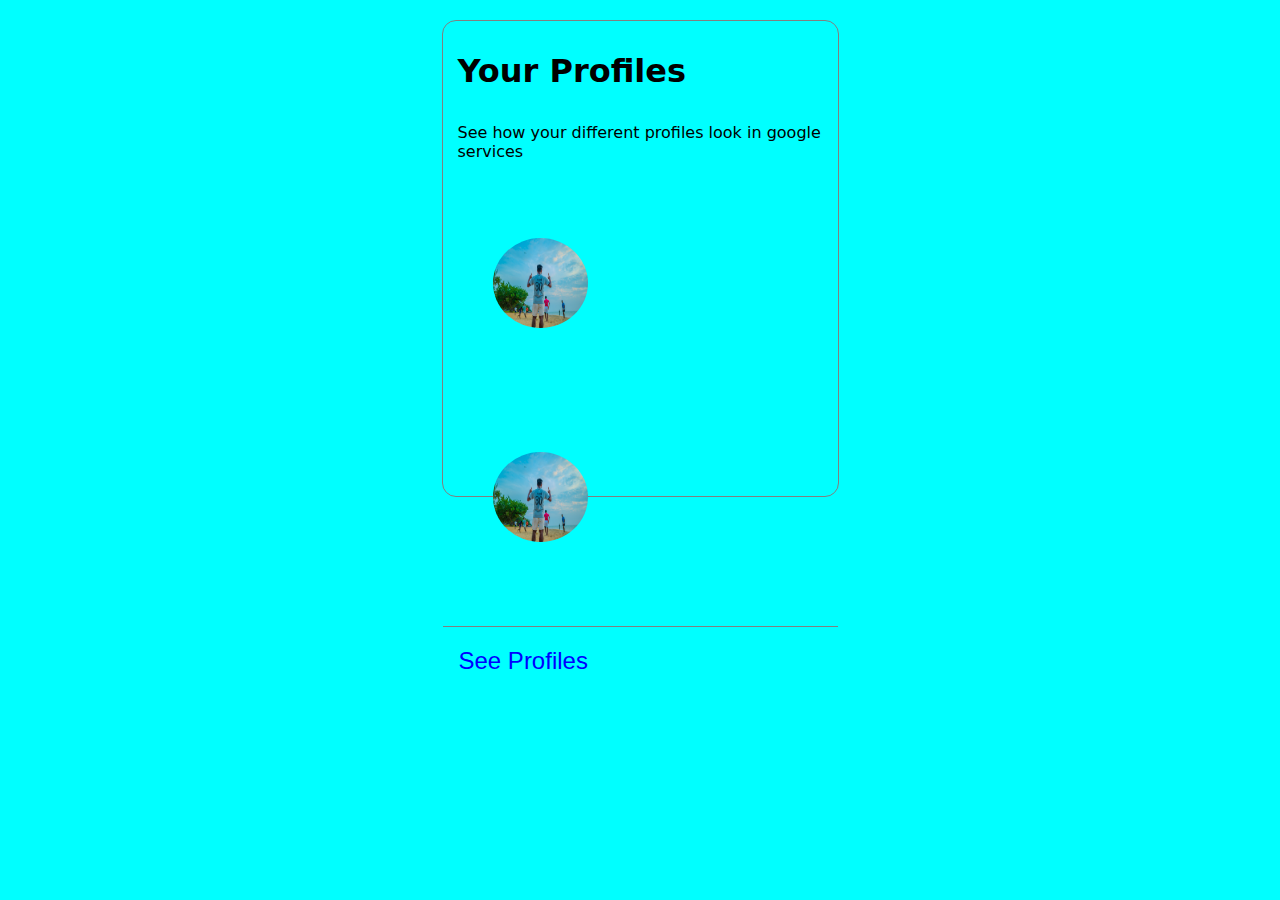
<file: day 1 bootcamp/day 1 bootcamp profile blog assignment/index.html>
<!DOCTYPE html>
<html lang="en">
<head>
    <meta charset="UTF-8">
    <meta name="viewport" content="width=device-width, initial-scale=1.0">
    <title>Document</title>
    <link rel="stylesheet" href="style.css">
</head>
<body class="body">


    <div class="card">
        <h1 class="h1"> Your Profiles</h1>
        <p  class="h1">See how your different profiles look in google services</p>
        <img src="./india.avif" class="profile" alt="">
        <img src="./india.avif" class="profile" alt="">
        <div class="card-padding">
            
        </div>
        <div class="footer">
            <button class="btn">See Profiles</button>
        </div>
    </div>


















    </body>
    </html>
</file>
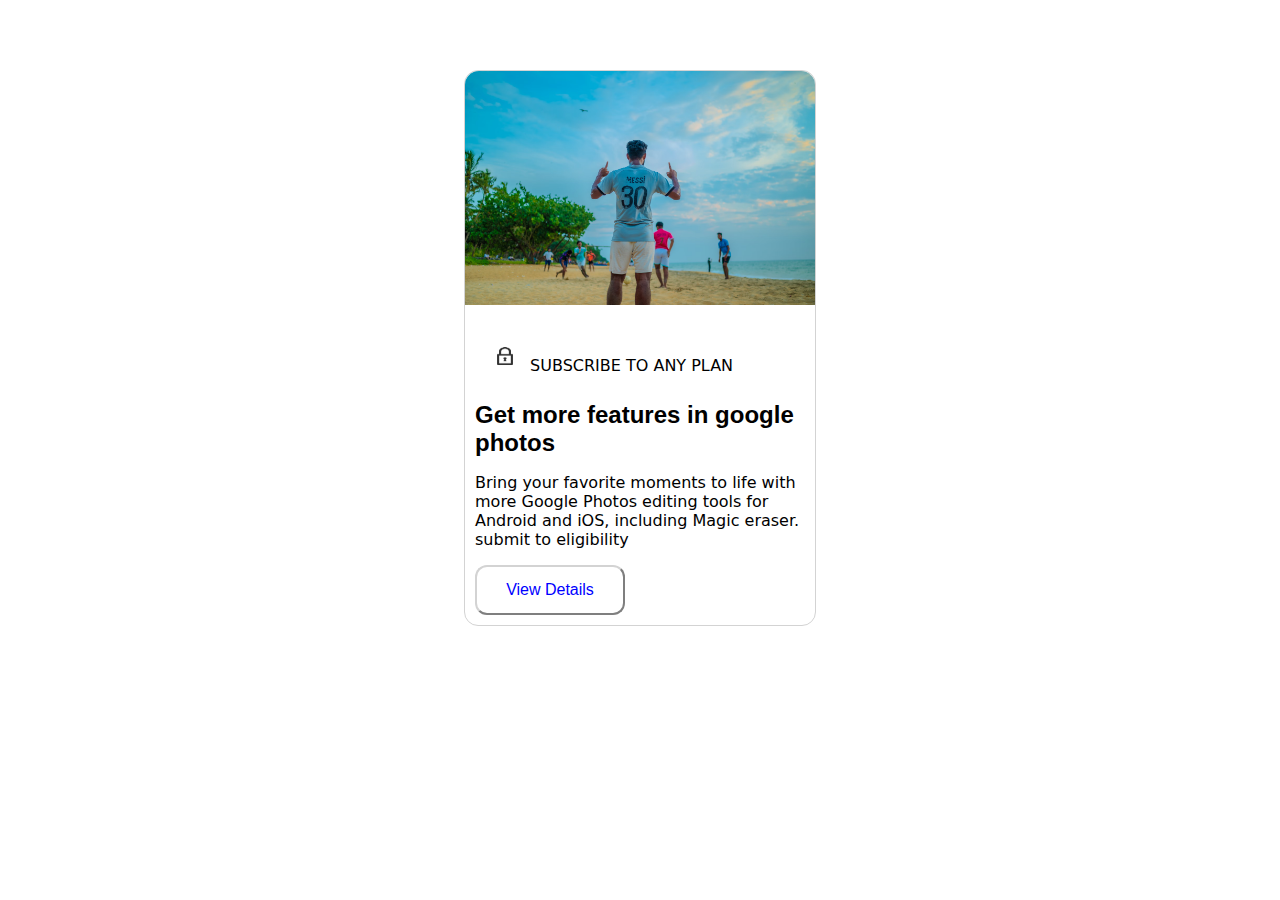
<file: day 1 bootcamp/day 1 for bootcamp 3 img of a card/index.html>
<html> <head>
 <title>Music Hub</title>
 <link rel="stylesheet" href="style.css">
<link href="https://fonts.googleapis.com/css2?family=Festive&display=swap" rel="stylesheet">
<link rel="stylesheet" href="https://cdnjs.cloudflare.com/ajax/libs/font-awesome/4.7.0/css/font-awesome.min.css">
 </head>
<BODY>

  <div class="card">
    <img src="./india.avif" class="card-img" alt="">
    <div class="card-padding">
       <p class="p"> <img src="lock.jpg" class="img"> SUBSCRIBE TO ANY PLAN</p>
<h1 class="h1"> Get more features in google photos </h1>

        <p>Bring your favorite moments to life with more Google Photos editing tools for Android and iOS, including Magic eraser.
            submit to eligibility
        </p>

        <button class="login-btn">View Details </button>

    </div>

</div>






</body>
</hmtl>
</file>
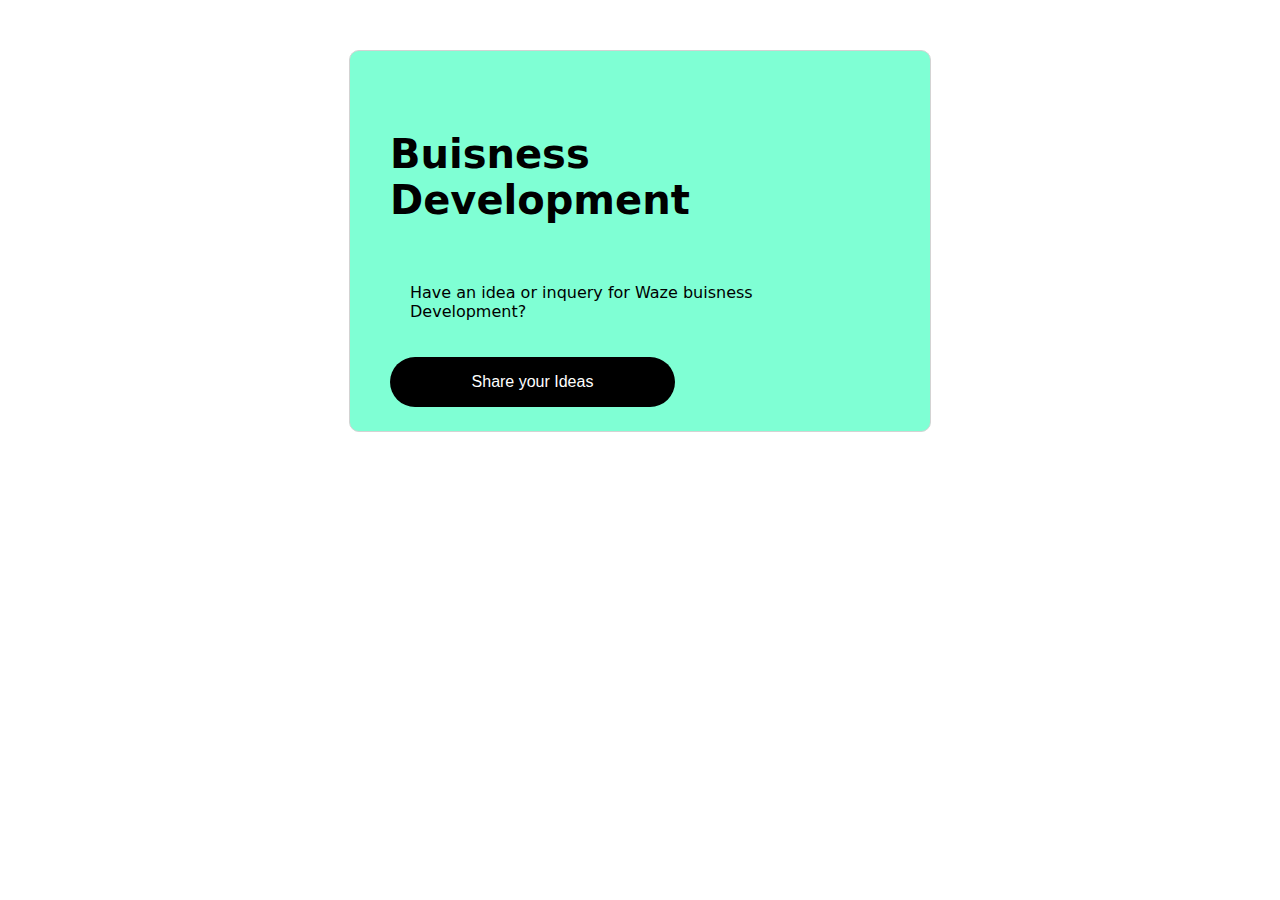
<file: day 1 bootcamp/day 1 of bootcamp assignment box image 1 image/index.html>
<!DOCTYPE html>
<html lang="en">
<head>
    <meta charset="UTF-8">
    <meta name="viewport" content="width=device-width, initial-scale=1.0">
    <title>Day 1 of Bootcamp live Assignmnet </title>
    <link rel="stylesheet" href="style.css">
</head>

<body>
     <div class="box">
       
        <h3 class="bb">Buisness Development</h3>
        <p class="bt">  Have an idea or inquery for Waze buisness Development?</p>
        <button class="login-btn">Share your Ideas</button>

    </div> 

    </body>
</file>
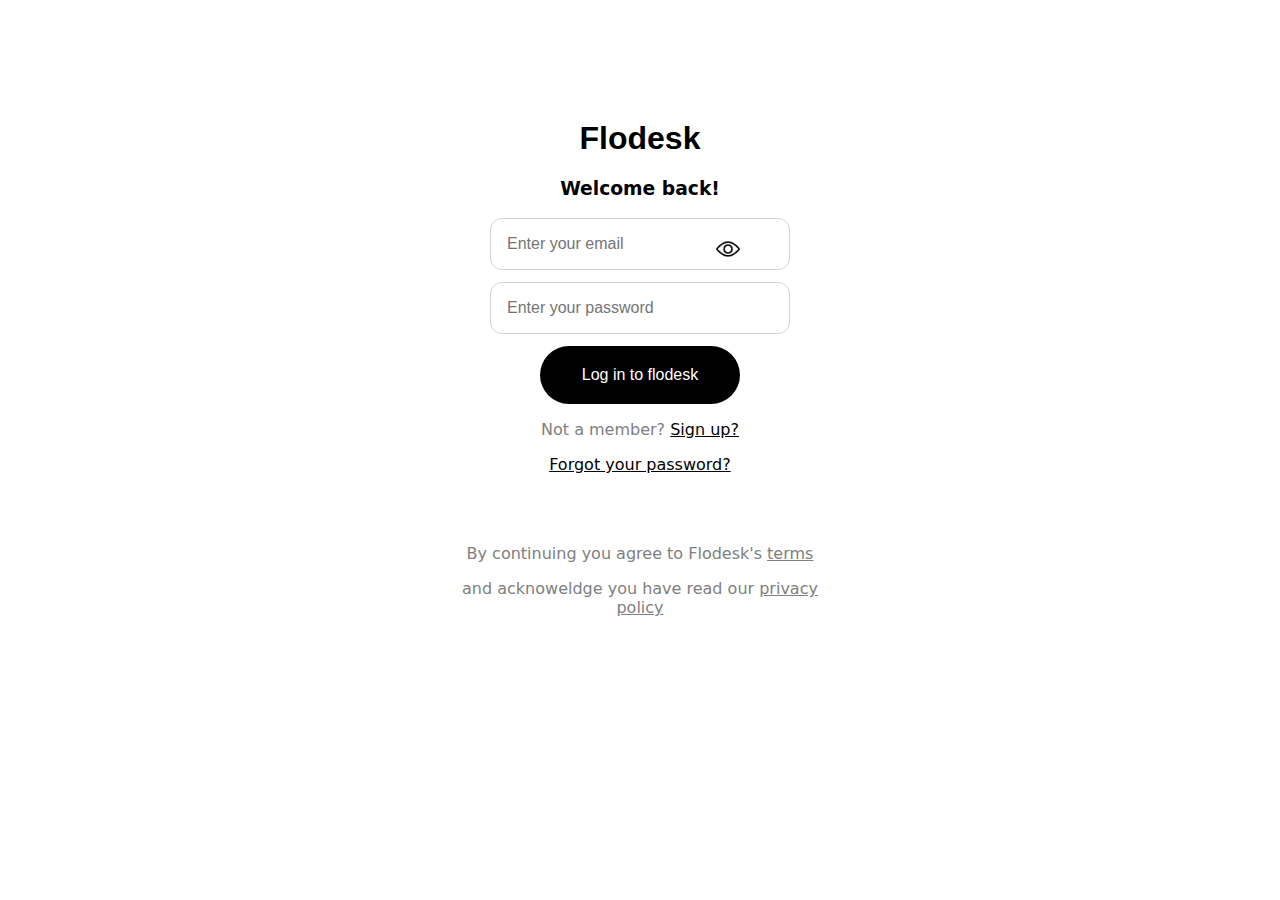
<file: day 1 bootcamp/day 1 bootcamp login assignment/inex.html>
<!DOCTYPE html>
<html lang="en">
<head>
    <meta charset="UTF-8">
    <meta name="viewport" content="width=device-width, initial-scale=1.0">            
    <title>Document</title>
    <link rel="stylesheet" href="style.css">
</head>
<body>

  <div class="login">
    <h1 class="flodesk"> Flodesk</h1>
        <h3>Welcome back!</h3>
        
        <input type="text" class="input" placeholder="Enter your email">
        <input type="text" class="input" placeholder="Enter your password" id="password">
        <button class="login-btn">Log in to flodesk</button>
        <img src="view_709612.png"  class="pass-icon" id="pass-icon">
        
        <p class="p">Not a member? <a class="aa"   href="#">Sign up?</a></p> 
        <p class="pp"> Forgot your password?</p> 
<br>
<br>

<P class="p">By continuing you agree to Flodesk's  <a    class="ab"    href="#">terms</a></P>
<p class="p">and acknoweldge you have read our <a   class="ab"           href="#">privacy policy</a></p>
    </div> 








    </body>
    </html>
</file>
<file: day 1 bootcamp/day 1 bootcamp profile blog assignment/style.css>
.card{
    width: 395px;
    margin: 20px auto;
    border-radius: 14px;
    border: 1px solid gray;
    font-family: system-ui, -apple-system, BlinkMacSystemFont, 'Segoe UI', Roboto, Oxygen, Ubuntu, Cantarell, 'Open Sans', 'Helvetica Neue', sans-serif;
    height: 475px;
}
.card-img{
    width: 100%;
    border-top-left-radius: 14px;
    border-top-right-radius: 14px;
}
.card-padding{
    padding: 10px;
}
.footer{
    border-top: 1px solid  gray;
    padding-left: 10px;

}


.profile{
    border-radius: 50%;
     width: 95px;
     height: 90px;
     padding: 60px 50px;

 }


 .btn{

    border: none;
    background-color:cyan;
    color: blue;
    padding: 20px auto;
    font-size: x-large;
    padding-top: 20px;
 }

.h1{
    padding-top: 10px;
    padding-bottom: 1px;
    padding-left: 15px;
}

.body{

    background-color: cyan;
}
</file>
<file: day 1 bootcamp/day 1 for bootcamp 3 img of a card/style.css>
.card{
    width: 350px;
    margin: 70px auto;
    border-radius: 14px;
    border: 1px solid lightgray;
    font-family: system-ui, -apple-system, BlinkMacSystemFont, 'Segoe UI', Roboto, Oxygen, Ubuntu, Cantarell, 'Open Sans', 'Helvetica Neue', sans-serif;
}
.card-img{
    width: 100%;
    border-top-left-radius: 14px;
    border-top-right-radius: 14px;
}
.card-padding{
    padding: 10px;
}


.h1{
    font-size: x-large;
    font-family: 'Franklin Gothic Medium', 'Arial Narrow', Arial, sans-serif;
}

.img{
    height: 30px ;
    width: 40px;
bottom: auto;
    top: 60px;
    left: 5px;


    
}

.p{
    font-size: medium;
    padding: 10px 10px;
    top: 1px;
    bottom: 50px;
}


.login-btn{
    background-color:white;
    color: blue;
    border-color: lightgrey;
    border-radius: 12px;
   height: 50px;
    font-size: 16px;
    width: 150px;
    box-sizing: border-box;

}
</file>
<file: day 1 bootcamp/day 1 of bootcamp assignment box image 1 image/style.css>
.box{
    border: 1px solid lightgray;
    width: 500px;
    padding: 40px ;
    margin: 50px auto;
    border-radius: 10px;
    font-family: system-ui, -apple-system, BlinkMacSystemFont, 'Segoe UI', Roboto, Oxygen, Ubuntu, Cantarell, 'Open Sans', 'Helvetica Neue', sans-serif;
   background-color: aquamarine;
   word-spacing: normal;
   height: 300px;



}


.bb{
    font-size: 40px;
}


.login-btn{
    background-color: black;
    color: white;
    padding: 16px 30px;
    border-radius: 50px;
    border: none;
    font-size: 16px;
    width: 57%;
    box-sizing: border-box;

}

.bt{
    padding: 20px;
}
</file>
<file: day 1 bootcamp/day 1 bootcamp login assignment/style.css>
.login{
    text-align: center;
    width: 400px;
    margin: 120px auto;
    font-family: system-ui, -apple-system, BlinkMacSystemFont, 'Segoe UI', Roboto, Oxygen, Ubuntu, Cantarell, 'Open Sans', 'Helvetica Neue', sans-serif;
}
.input{
    width: 300px;
    margin-bottom: 12px;
    padding: 16px;
    box-sizing: border-box;
    border-radius: 12px;
    border: 1px solid lightgray;
    font-size: 16px;
}


.login-btn{
    background-color: black;
    color: white;
    padding: 20px 30px;
    border-radius: 50px;
    border: none;
    font-size: 16px;
    width: 200px;
    box-sizing: border-box;
    font-family: 'Lucida Sans', 'Lucida Sans Regular', 'Lucida Grande', 'Lucida Sans Unicode', Geneva, Verdana, sans-serif;

}

.flodesk{

    font-family: 'Franklin Gothic Medium', 'Arial Narrow', Arial, sans-serif;
}

.p{
    color: grey;

    
    
}

.pp{
text-decoration-line: underline;

}

.aa{

    color: black;
}

.ab{
    color: grey;
}

.password{
    display: inline-block;
    position: relative;
    border: 1px solid #000;

}

.password input{

    padding: 10px 5px;
    outline: none;
    border: 0;
}

.pass-icon{
    position: absolute;
    top: 237px;
    right: 540px;
    width: 24px;
    cursor: pointer;

}
</file>
